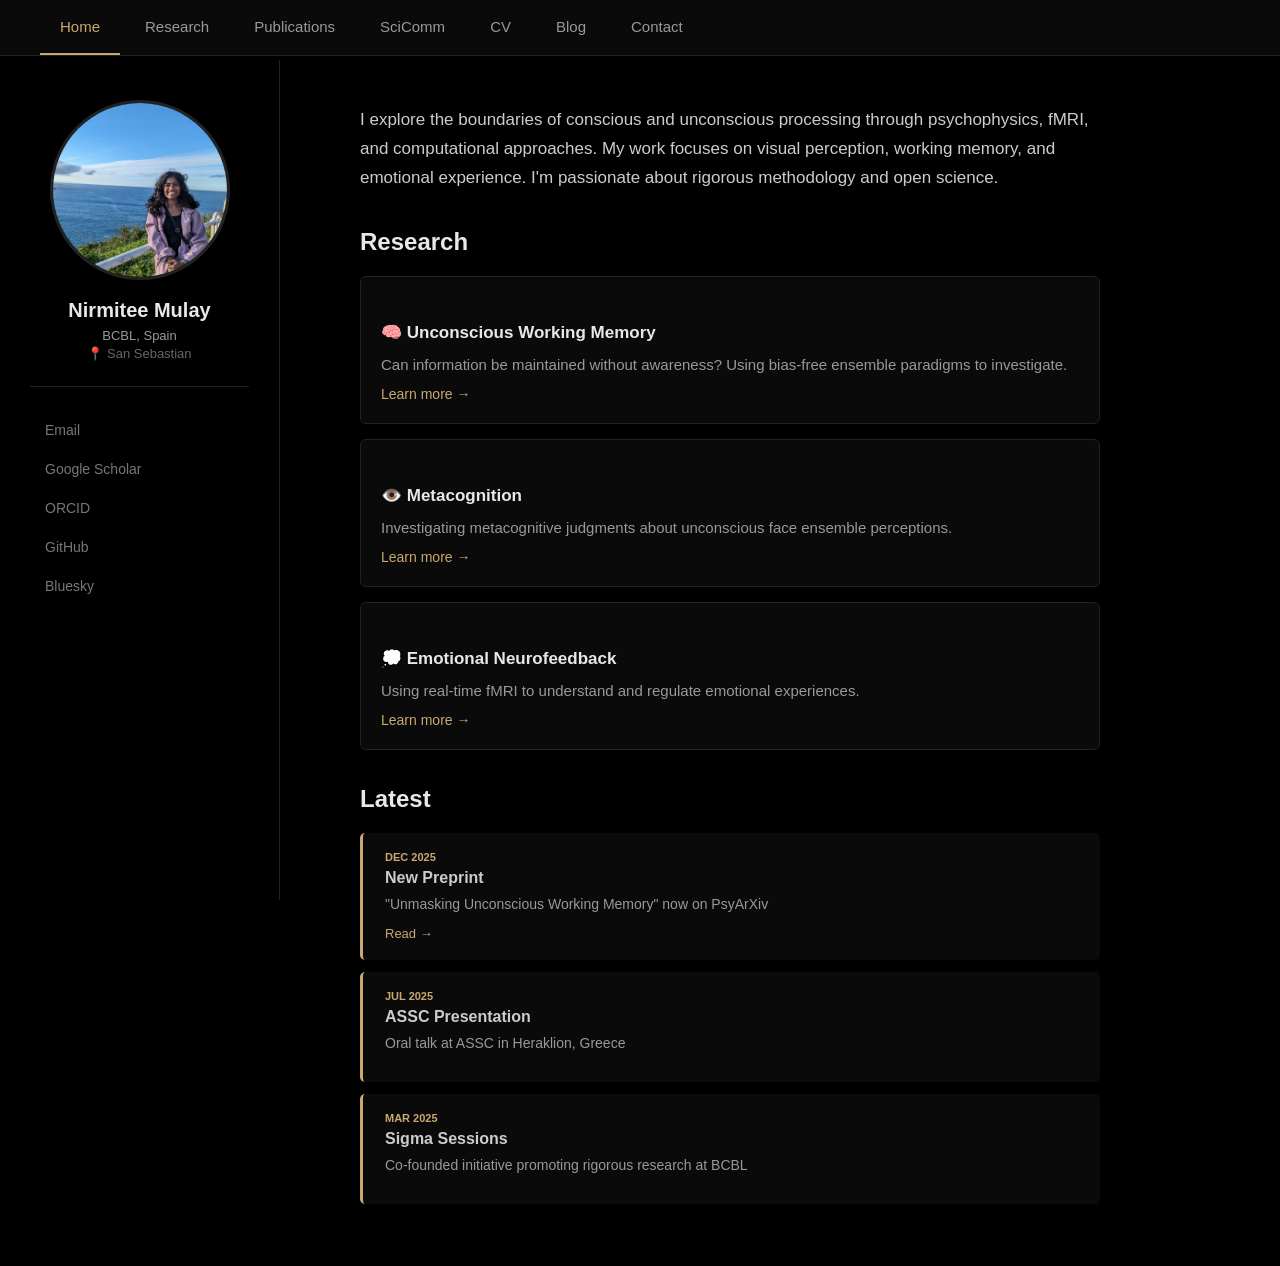
<file: index.html>
<!DOCTYPE html>
<html lang="en">
<head>
    <meta charset="UTF-8">
    <meta name="viewport" content="width=device-width, initial-scale=1.0">
    <title>Nirmitee Mulay</title>
    <link rel="stylesheet" href="style.css">
</head>
<body>
    <div class="top-nav">
        <nav>
            <a href="index.html" class="active">Home</a>
            <a href="research.html">Research</a>
            <a href="publications.html">Publications</a>
            <a href="scicomm.html">SciComm</a>
            <a href="cv.html">CV</a>
            <a href="blog.html">Blog</a>
            <a href="contact.html">Contact</a>
        </nav>
    </div>

    <div class="container">
        <aside>
            <div class="profile-photo">
                <img src="images/profile.jpg" alt="Nirmitee Mulay" onerror="this.src='data:image/svg+xml,%3Csvg width=\'180\' height=\'180\' xmlns=\'http://www.w3.org/2000/svg\'%3E%3Crect width=\'180\' height=\'180\' fill=\'%23151515\'/%3E%3Ctext x=\'50%25\' y=\'50%25\' dominant-baseline=\'middle\' text-anchor=\'middle\' fill=\'%23555\' font-size=\'12\'%3EAdd Photo%3C/text%3E%3C/svg%3E'">
                <h1>Nirmitee Mulay</h1>
                <div class="affiliation">BCBL, Spain</div>
                <div class="location">📍 San Sebastian</div>
            </div>
            <div class="contact-links">
                <a href="mailto:nirmiteemulay@gmail.com">Email</a>
                <a href="#" target="_blank">Google Scholar</a>
                <a href="#" target="_blank">ORCID</a>
                <a href="https://github.com/nirmitee-mulay" target="_blank">GitHub</a>
                <a href="#" target="_blank">Bluesky</a>
            </div>
        </aside>

        <main>
            <p>
                I explore the boundaries of conscious and unconscious processing through psychophysics, 
                fMRI, and computational approaches. My work focuses on visual perception, working memory, 
                and emotional experience. I'm passionate about rigorous methodology and open science.
            </p>

            <h2>Research</h2>

            <div class="project">
                <h3>🧠 Unconscious Working Memory</h3>
                <p>Can information be maintained without awareness? Using bias-free ensemble paradigms to investigate.</p>
                <a href="research.html">Learn more →</a>
            </div>

            <div class="project">
                <h3>👁️ Metacognition</h3>
                <p>Investigating metacognitive judgments about unconscious face ensemble perceptions.</p>
                <a href="research.html">Learn more →</a>
            </div>

            <div class="project">
                <h3>💭 Emotional Neurofeedback</h3>
                <p>Using real-time fMRI to understand and regulate emotional experiences.</p>
                <a href="research.html">Learn more →</a>
            </div>

            <h2>Latest</h2>

            <div class="news">
                <div class="date">Dec 2025</div>
                <h3>New Preprint</h3>
                <p>"Unmasking Unconscious Working Memory" now on PsyArXiv</p>
                <a href="https://doi.org/10.31234/osf.io/234ru_v1" target="_blank">Read →</a>
            </div>

            <div class="news">
                <div class="date">Jul 2025</div>
                <h3>ASSC Presentation</h3>
                <p>Oral talk at ASSC in Heraklion, Greece</p>
            </div>

            <div class="news">
                <div class="date">Mar 2025</div>
                <h3>Sigma Sessions</h3>
                <p>Co-founded initiative promoting rigorous research at BCBL</p>
            </div>
        </main>
    </div>

    <script>
        const page = window.location.pathname.split('/').pop() || 'index.html';
        document.querySelectorAll('.top-nav a').forEach(a => {
            if (a.getAttribute('href') === page) a.classList.add('active');
            else a.classList.remove('active');
        });
    </script>
</body>
</html>
</file>
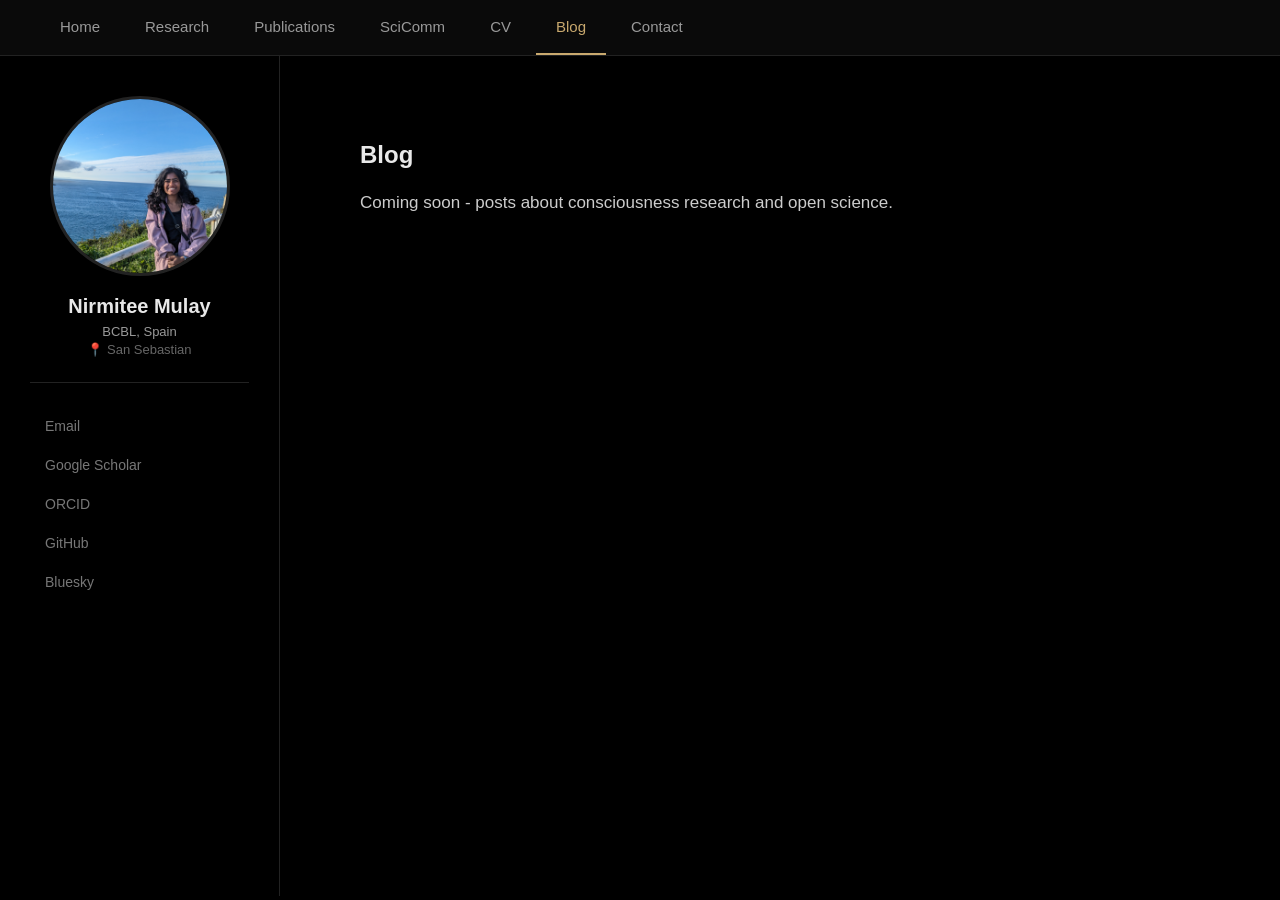
<file: blog.html>
<!DOCTYPE html>
<html lang="en">
<head>
    <meta charset="UTF-8">
    <meta name="viewport" content="width=device-width, initial-scale=1.0">
    <title>Blog - Nirmitee Mulay</title>
    <link rel="stylesheet" href="style.css">
</head>
<body>
    <div class="top-nav">
        <nav>
            <a href="index.html">Home</a>
            <a href="research.html">Research</a>
            <a href="publications.html">Publications</a>
            <a href="scicomm.html">SciComm</a>
            <a href="cv.html">CV</a>
            <a href="blog.html" class="active">Blog</a>
            <a href="contact.html">Contact</a>
        </nav>
    </div>

    <div class="container">
        <aside>
            <div class="profile-photo">
                <img src="images/profile.jpg" alt="Nirmitee Mulay" onerror="this.src='data:image/svg+xml,%3Csvg width=\'180\' height=\'180\' xmlns=\'http://www.w3.org/2000/svg\'%3E%3Crect width=\'180\' height=\'180\' fill=\'%23151515\'/%3E%3Ctext x=\'50%25\' y=\'50%25\' dominant-baseline=\'middle\' text-anchor=\'middle\' fill=\'%23555\' font-size=\'12\'%3EAdd Photo%3C/text%3E%3C/svg%3E'">
                <h1>Nirmitee Mulay</h1>
                <div class="affiliation">BCBL, Spain</div>
                <div class="location">📍 San Sebastian</div>
            </div>
            <div class="contact-links">
                <a href="mailto:nirmiteemulay@gmail.com">Email</a>
                <a href="#" target="_blank">Google Scholar</a>
                <a href="#" target="_blank">ORCID</a>
                <a href="https://github.com/nirmitee-mulay" target="_blank">GitHub</a>
                <a href="#" target="_blank">Bluesky</a>
            </div>
        </aside>

        <main>
            <h2>Blog</h2>
            <p>Coming soon - posts about consciousness research and open science.</p>
            
            <!-- TO HIDE: Remove the Blog link from top nav in all pages -->
        </main>
    </div>

    <script>
        const page = window.location.pathname.split('/').pop() || 'index.html';
        document.querySelectorAll('.top-nav a').forEach(a => {
            if (a.getAttribute('href') === page) a.classList.add('active');
            else a.classList.remove('active');
        });
    </script>
</body>
</html>
</file>
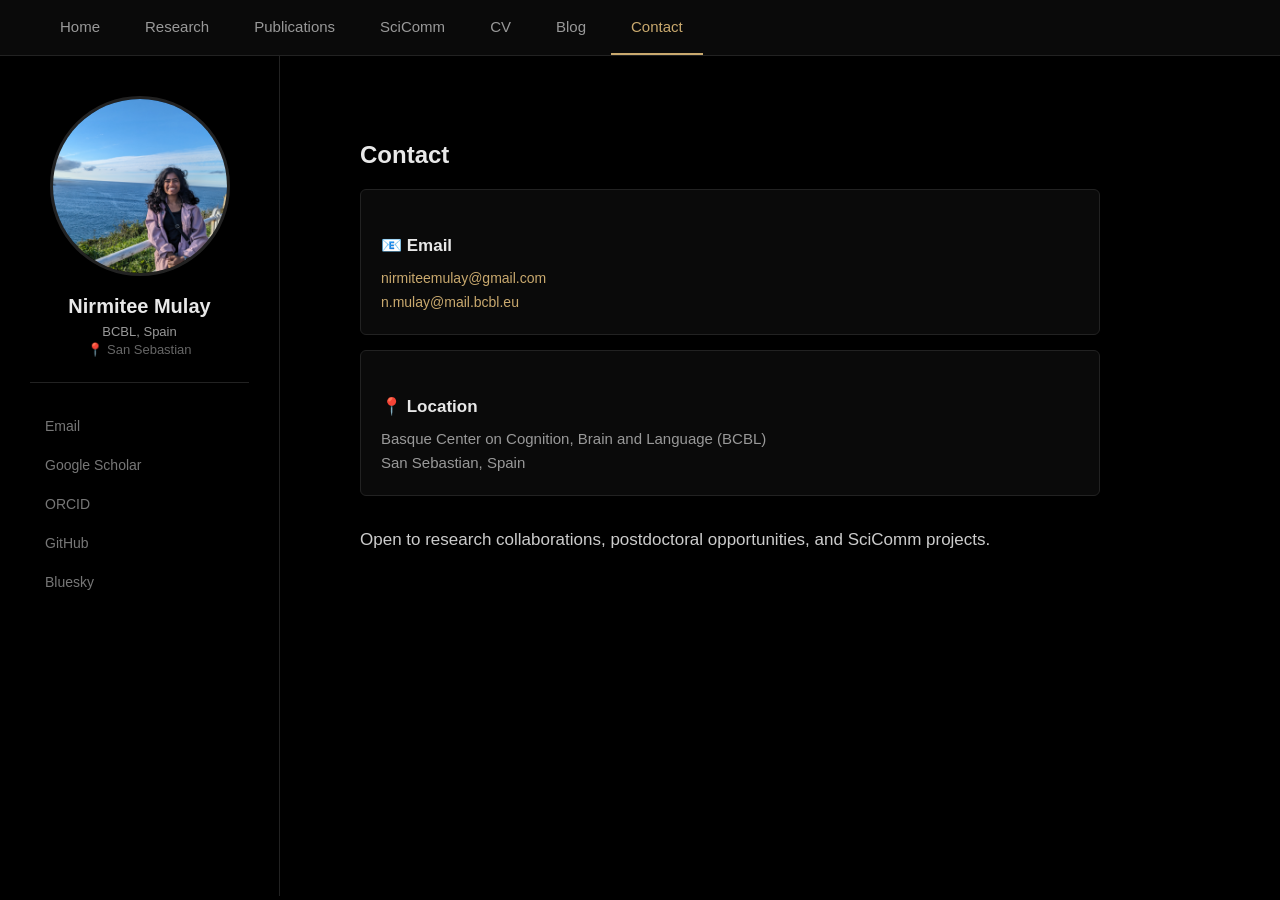
<file: contact.html>
<!DOCTYPE html>
<html lang="en">
<head>
    <meta charset="UTF-8">
    <meta name="viewport" content="width=device-width, initial-scale=1.0">
    <title>Contact - Nirmitee Mulay</title>
    <link rel="stylesheet" href="style.css">
</head>
<body>
    <div class="top-nav">
        <nav>
            <a href="index.html">Home</a>
            <a href="research.html">Research</a>
            <a href="publications.html">Publications</a>
            <a href="scicomm.html">SciComm</a>
            <a href="cv.html">CV</a>
            <a href="blog.html">Blog</a>
            <a href="contact.html" class="active">Contact</a>
        </nav>
    </div>

    <div class="container">
        <aside>
            <div class="profile-photo">
                <img src="images/profile.jpg" alt="Nirmitee Mulay" onerror="this.src='data:image/svg+xml,%3Csvg width=\'180\' height=\'180\' xmlns=\'http://www.w3.org/2000/svg\'%3E%3Crect width=\'180\' height=\'180\' fill=\'%23151515\'/%3E%3Ctext x=\'50%25\' y=\'50%25\' dominant-baseline=\'middle\' text-anchor=\'middle\' fill=\'%23555\' font-size=\'12\'%3EAdd Photo%3C/text%3E%3C/svg%3E'">
                <h1>Nirmitee Mulay</h1>
                <div class="affiliation">BCBL, Spain</div>
                <div class="location">📍 San Sebastian</div>
            </div>
            <div class="contact-links">
                <a href="mailto:nirmiteemulay@gmail.com">Email</a>
                <a href="#" target="_blank">Google Scholar</a>
                <a href="#" target="_blank">ORCID</a>
                <a href="https://github.com/nirmitee-mulay" target="_blank">GitHub</a>
                <a href="#" target="_blank">Bluesky</a>
            </div>
        </aside>

        <main>
            <h2>Contact</h2>

            <div class="project">
                <h3>📧 Email</h3>
                <p><a href="mailto:nirmiteemulay@gmail.com" style="color: #c9a96e;">nirmiteemulay@gmail.com</a><br>
                <a href="mailto:n.mulay@mail.bcbl.eu" style="color: #c9a96e;">n.mulay@mail.bcbl.eu</a></p>
            </div>

            <div class="project">
                <h3>📍 Location</h3>
                <p>Basque Center on Cognition, Brain and Language (BCBL)<br>San Sebastian, Spain</p>
            </div>

            <p style="margin-top: 30px;">Open to research collaborations, postdoctoral opportunities, and SciComm projects.</p>
        </main>
    </div>

    <script>
        const page = window.location.pathname.split('/').pop() || 'index.html';
        document.querySelectorAll('.top-nav a').forEach(a => {
            if (a.getAttribute('href') === page) a.classList.add('active');
            else a.classList.remove('active');
        });
    </script>
</body>
</html>
</file>
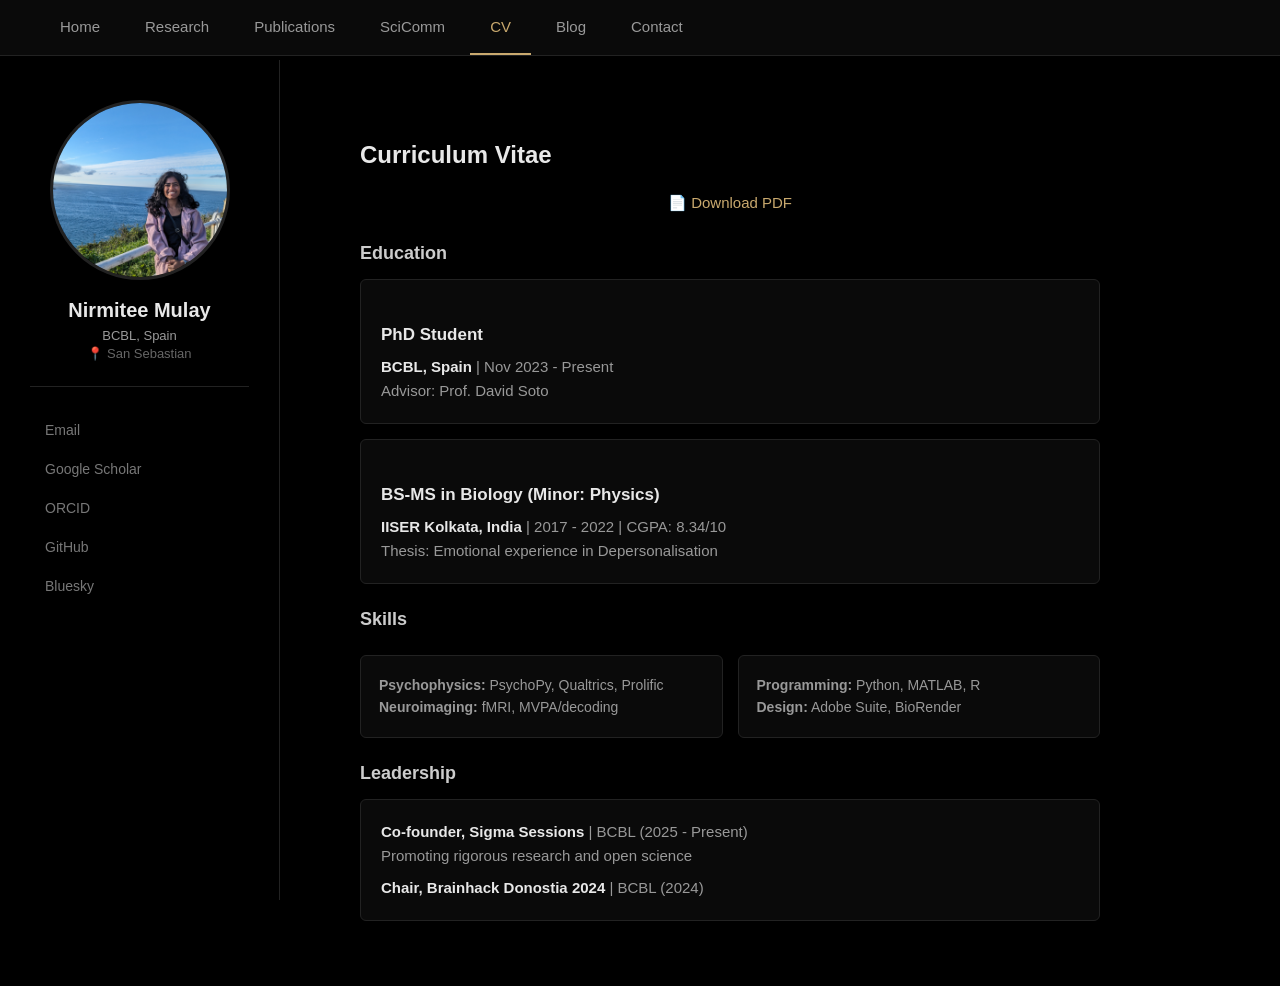
<file: cv.html>
<!DOCTYPE html>
<html lang="en">
<head>
    <meta charset="UTF-8">
    <meta name="viewport" content="width=device-width, initial-scale=1.0">
    <title>CV - Nirmitee Mulay</title>
    <link rel="stylesheet" href="style.css">
</head>
<body>
    <div class="top-nav">
        <nav>
            <a href="index.html">Home</a>
            <a href="research.html">Research</a>
            <a href="publications.html">Publications</a>
            <a href="scicomm.html">SciComm</a>
            <a href="cv.html" class="active">CV</a>
            <a href="blog.html">Blog</a>
            <a href="contact.html">Contact</a>
        </nav>
    </div>

    <div class="container">
        <aside>
            <div class="profile-photo">
                <img src="images/profile.jpg" alt="Nirmitee Mulay" onerror="this.src='data:image/svg+xml,%3Csvg width=\'180\' height=\'180\' xmlns=\'http://www.w3.org/2000/svg\'%3E%3Crect width=\'180\' height=\'180\' fill=\'%23151515\'/%3E%3Ctext x=\'50%25\' y=\'50%25\' dominant-baseline=\'middle\' text-anchor=\'middle\' fill=\'%23555\' font-size=\'12\'%3EAdd Photo%3C/text%3E%3C/svg%3E'">
                <h1>Nirmitee Mulay</h1>
                <div class="affiliation">BCBL, Spain</div>
                <div class="location">📍 San Sebastian</div>
            </div>
            <div class="contact-links">
                <a href="mailto:nirmiteemulay@gmail.com">Email</a>
                <a href="#" target="_blank">Google Scholar</a>
                <a href="#" target="_blank">ORCID</a>
                <a href="https://github.com/nirmitee-mulay" target="_blank">GitHub</a>
                <a href="#" target="_blank">Bluesky</a>
            </div>
        </aside>

        <main>
            <h2>Curriculum Vitae</h2>
            <p style="text-align: center;"><a href="files/Nirmitee_Mulay_CV.pdf" download style="color: #c9a96e; text-decoration: none; font-size: 15px;">📄 Download PDF</a></p>

            <h3>Education</h3>

            <div class="project">
                <h3>PhD Student</h3>
                <p><strong>BCBL, Spain</strong> | Nov 2023 - Present<br>
                Advisor: Prof. David Soto</p>
            </div>

            <div class="project">
                <h3>BS-MS in Biology (Minor: Physics)</h3>
                <p><strong>IISER Kolkata, India</strong> | 2017 - 2022 | CGPA: 8.34/10<br>
                Thesis: Emotional experience in Depersonalisation</p>
            </div>

            <h3>Skills</h3>

            <div class="cards">
                <div class="card">
                    <p><strong>Psychophysics:</strong> PsychoPy, Qualtrics, Prolific<br>
                    <strong>Neuroimaging:</strong> fMRI, MVPA/decoding</p>
                </div>
                <div class="card">
                    <p><strong>Programming:</strong> Python, MATLAB, R<br>
                    <strong>Design:</strong> Adobe Suite, BioRender</p>
                </div>
            </div>

            <h3>Leadership</h3>

            <div class="project">
                <p><strong>Co-founder, Sigma Sessions</strong> | BCBL (2025 - Present)<br>
                Promoting rigorous research and open science</p>
                <p><strong>Chair, Brainhack Donostia 2024</strong> | BCBL (2024)</p>
            </div>
        </main>
    </div>

    <script>
        const page = window.location.pathname.split('/').pop() || 'index.html';
        document.querySelectorAll('.top-nav a').forEach(a => {
            if (a.getAttribute('href') === page) a.classList.add('active');
            else a.classList.remove('active');
        });
    </script>
</body>
</html>
</file>
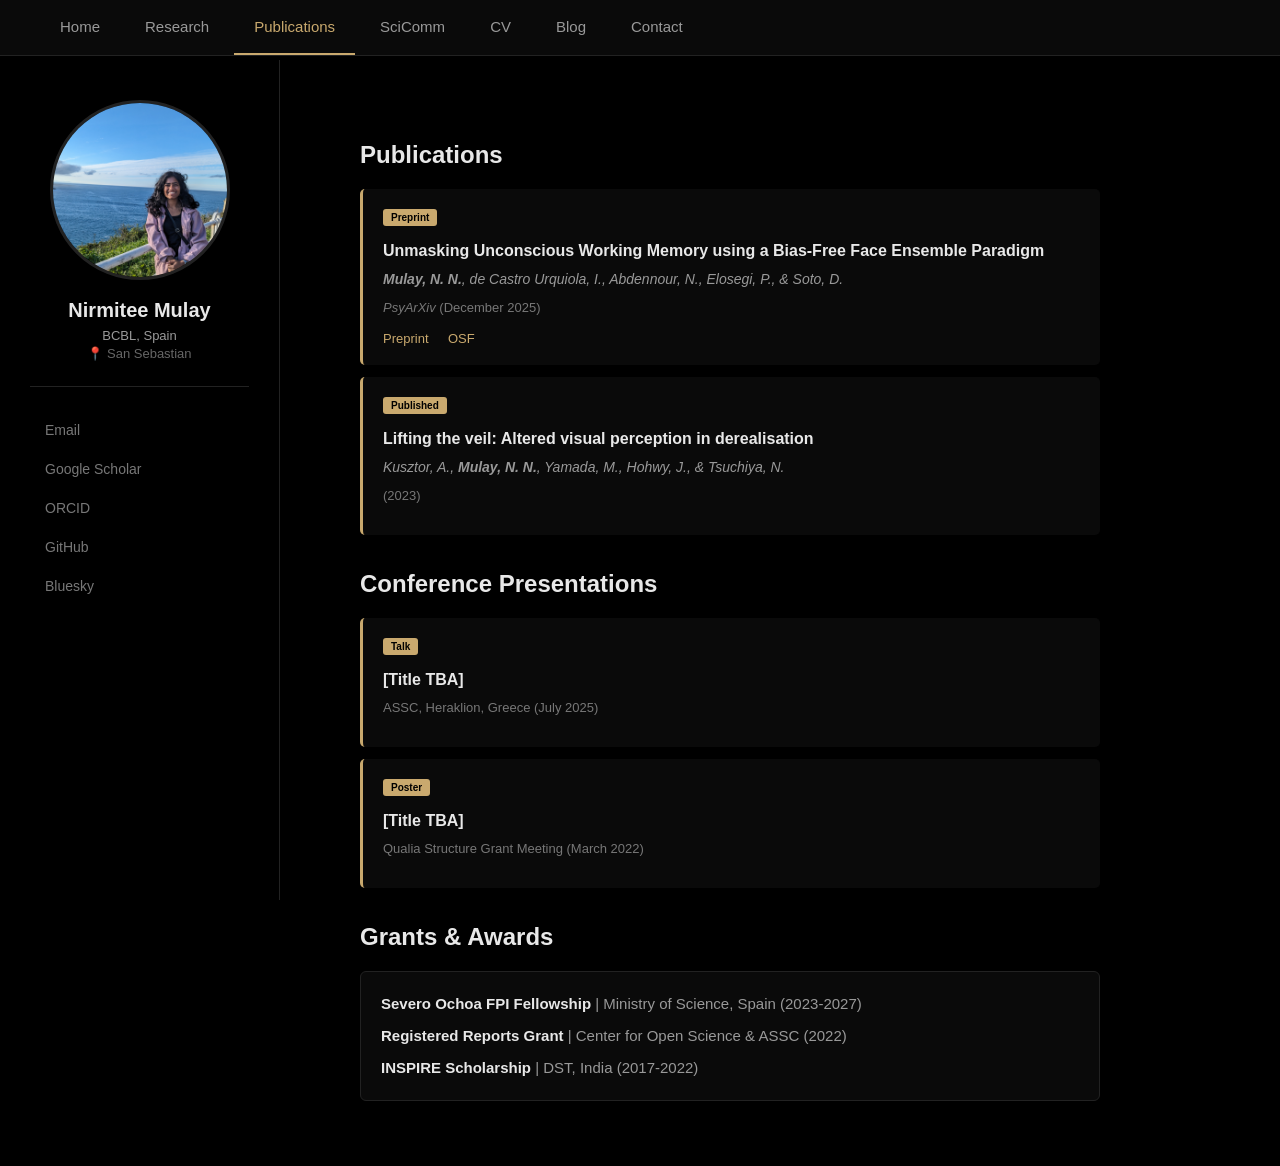
<file: publications.html>
<!DOCTYPE html>
<html lang="en">
<head>
    <meta charset="UTF-8">
    <meta name="viewport" content="width=device-width, initial-scale=1.0">
    <title>Publications - Nirmitee Mulay</title>
    <link rel="stylesheet" href="style.css">
</head>
<body>
    <div class="top-nav">
        <nav>
            <a href="index.html">Home</a>
            <a href="research.html">Research</a>
            <a href="publications.html" class="active">Publications</a>
            <a href="scicomm.html">SciComm</a>
            <a href="cv.html">CV</a>
            <a href="blog.html">Blog</a>
            <a href="contact.html">Contact</a>
        </nav>
    </div>

    <div class="container">
        <aside>
            <div class="profile-photo">
                <img src="images/profile.jpg" alt="Nirmitee Mulay" onerror="this.src='data:image/svg+xml,%3Csvg width=\'180\' height=\'180\' xmlns=\'http://www.w3.org/2000/svg\'%3E%3Crect width=\'180\' height=\'180\' fill=\'%23151515\'/%3E%3Ctext x=\'50%25\' y=\'50%25\' dominant-baseline=\'middle\' text-anchor=\'middle\' fill=\'%23555\' font-size=\'12\'%3EAdd Photo%3C/text%3E%3C/svg%3E'">
                <h1>Nirmitee Mulay</h1>
                <div class="affiliation">BCBL, Spain</div>
                <div class="location">📍 San Sebastian</div>
            </div>
            <div class="contact-links">
                <a href="mailto:nirmiteemulay@gmail.com">Email</a>
                <a href="#" target="_blank">Google Scholar</a>
                <a href="#" target="_blank">ORCID</a>
                <a href="https://github.com/nirmitee-mulay" target="_blank">GitHub</a>
                <a href="#" target="_blank">Bluesky</a>
            </div>
        </aside>

        <main>
            <h2>Publications</h2>

            <div class="publication">
                <span class="publication-type">Preprint</span>
                <h3>Unmasking Unconscious Working Memory using a Bias-Free Face Ensemble Paradigm</h3>
                <p class="authors"><strong>Mulay, N. N.</strong>, de Castro Urquiola, I., Abdennour, N., Elosegi, P., & Soto, D.</p>
                <p class="venue"><em>PsyArXiv</em> (December 2025)</p>
                <a href="https://doi.org/10.31234/osf.io/234ru_v1" target="_blank">Preprint</a>
                <a href="https://osf.io/234ru/" target="_blank">OSF</a>
            </div>

            <div class="publication">
                <span class="publication-type">Published</span>
                <h3>Lifting the veil: Altered visual perception in derealisation</h3>
                <p class="authors">Kusztor, A., <strong>Mulay, N. N.</strong>, Yamada, M., Hohwy, J., & Tsuchiya, N.</p>
                <p class="venue">(2023)</p>
            </div>

            <h2>Conference Presentations</h2>

            <div class="publication">
                <span class="publication-type">Talk</span>
                <h3>[Title TBA]</h3>
                <p class="venue">ASSC, Heraklion, Greece (July 2025)</p>
            </div>

            <div class="publication">
                <span class="publication-type">Poster</span>
                <h3>[Title TBA]</h3>
                <p class="venue">Qualia Structure Grant Meeting (March 2022)</p>
            </div>

            <h2>Grants & Awards</h2>

            <div class="project">
                <p><strong>Severo Ochoa FPI Fellowship</strong> | Ministry of Science, Spain (2023-2027)</p>
                <p><strong>Registered Reports Grant</strong> | Center for Open Science & ASSC (2022)</p>
                <p><strong>INSPIRE Scholarship</strong> | DST, India (2017-2022)</p>
            </div>
        </main>
    </div>

    <script>
        const page = window.location.pathname.split('/').pop() || 'index.html';
        document.querySelectorAll('.top-nav a').forEach(a => {
            if (a.getAttribute('href') === page) a.classList.add('active');
            else a.classList.remove('active');
        });
    </script>
</body>
</html>
</file>
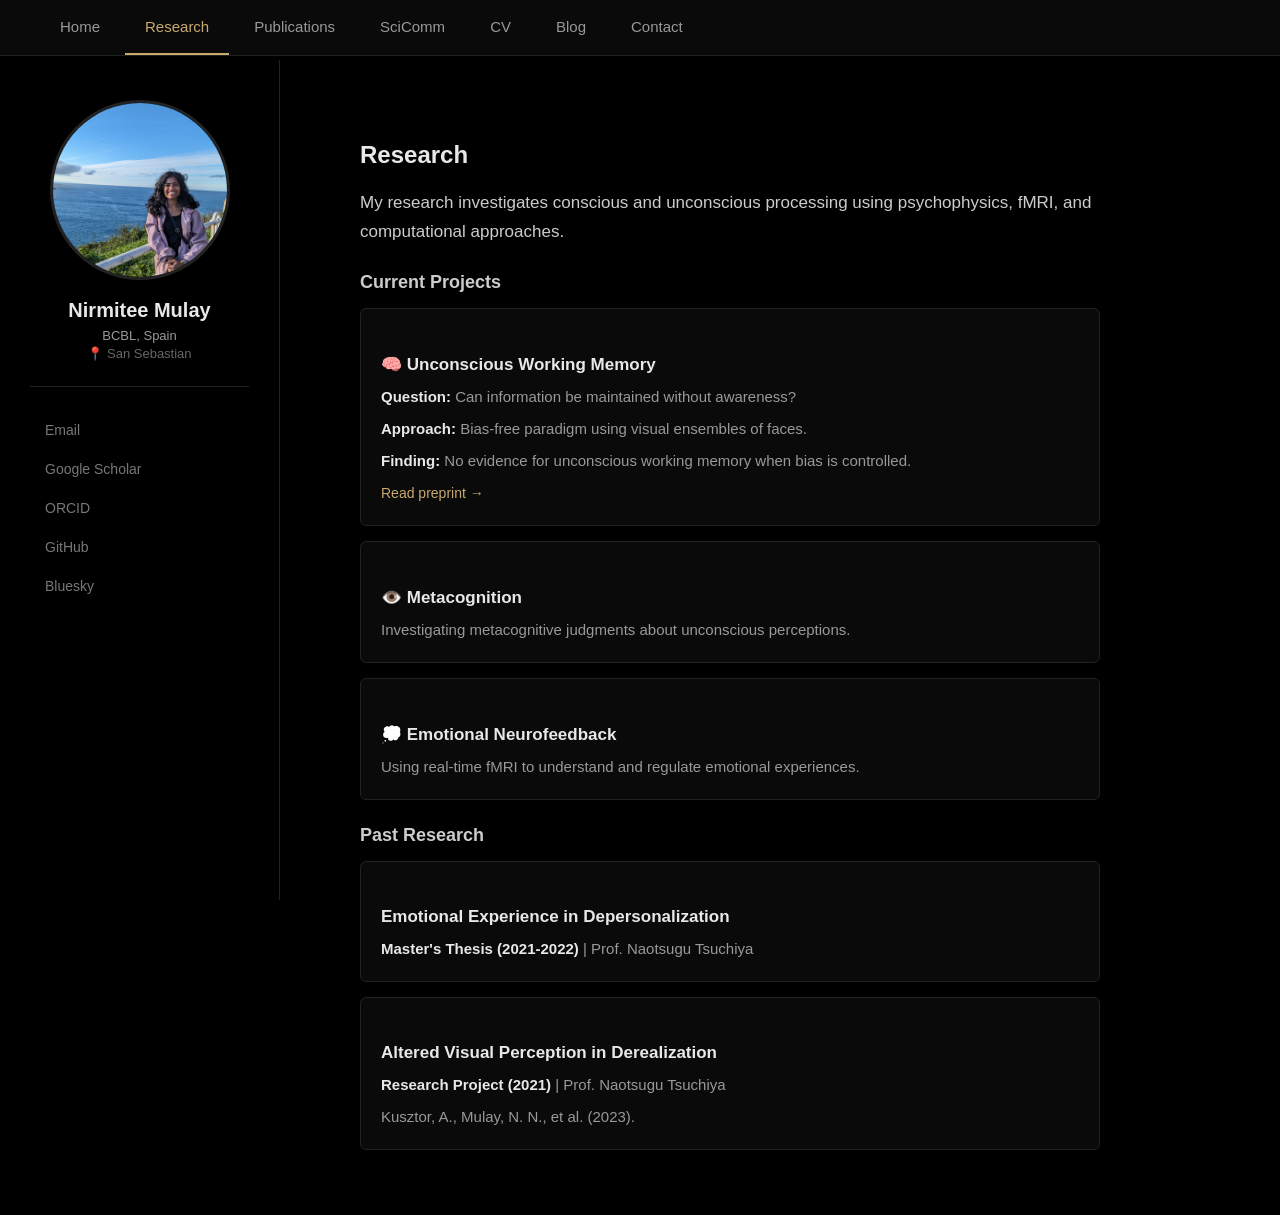
<file: research.html>
<!DOCTYPE html>
<html lang="en">
<head>
    <meta charset="UTF-8">
    <meta name="viewport" content="width=device-width, initial-scale=1.0">
    <title>Research - Nirmitee Mulay</title>
    <link rel="stylesheet" href="style.css">
</head>
<body>
    <div class="top-nav">
        <nav>
            <a href="index.html">Home</a>
            <a href="research.html" class="active">Research</a>
            <a href="publications.html">Publications</a>
            <a href="scicomm.html">SciComm</a>
            <a href="cv.html">CV</a>
            <a href="blog.html">Blog</a>
            <a href="contact.html">Contact</a>
        </nav>
    </div>

    <div class="container">
        <aside>
            <div class="profile-photo">
                <img src="images/profile.jpg" alt="Nirmitee Mulay" onerror="this.src='data:image/svg+xml,%3Csvg width=\'180\' height=\'180\' xmlns=\'http://www.w3.org/2000/svg\'%3E%3Crect width=\'180\' height=\'180\' fill=\'%23151515\'/%3E%3Ctext x=\'50%25\' y=\'50%25\' dominant-baseline=\'middle\' text-anchor=\'middle\' fill=\'%23555\' font-size=\'12\'%3EAdd Photo%3C/text%3E%3C/svg%3E'">
                <h1>Nirmitee Mulay</h1>
                <div class="affiliation">BCBL, Spain</div>
                <div class="location">📍 San Sebastian</div>
            </div>
            <div class="contact-links">
                <a href="mailto:nirmiteemulay@gmail.com">Email</a>
                <a href="#" target="_blank">Google Scholar</a>
                <a href="#" target="_blank">ORCID</a>
                <a href="https://github.com/nirmitee-mulay" target="_blank">GitHub</a>
                <a href="#" target="_blank">Bluesky</a>
            </div>
        </aside>

        <main>
            <h2>Research</h2>
            <p>My research investigates conscious and unconscious processing using psychophysics, fMRI, and computational approaches.</p>

            <h3>Current Projects</h3>

            <div class="project">
                <h3>🧠 Unconscious Working Memory</h3>
                <p><strong>Question:</strong> Can information be maintained without awareness?</p>
                <p><strong>Approach:</strong> Bias-free paradigm using visual ensembles of faces.</p>
                <p><strong>Finding:</strong> No evidence for unconscious working memory when bias is controlled.</p>
                <p><a href="https://doi.org/10.31234/osf.io/234ru_v1" target="_blank">Read preprint →</a></p>
            </div>

            <div class="project">
                <h3>👁️ Metacognition</h3>
                <p>Investigating metacognitive judgments about unconscious perceptions.</p>
            </div>

            <div class="project">
                <h3>💭 Emotional Neurofeedback</h3>
                <p>Using real-time fMRI to understand and regulate emotional experiences.</p>
            </div>

            <h3>Past Research</h3>

            <div class="project">
                <h3>Emotional Experience in Depersonalization</h3>
                <p><strong>Master's Thesis (2021-2022)</strong> | Prof. Naotsugu Tsuchiya</p>
            </div>

            <div class="project">
                <h3>Altered Visual Perception in Derealization</h3>
                <p><strong>Research Project (2021)</strong> | Prof. Naotsugu Tsuchiya</p>
                <p>Kusztor, A., Mulay, N. N., et al. (2023).</p>
            </div>
        </main>
    </div>

    <script>
        const page = window.location.pathname.split('/').pop() || 'index.html';
        document.querySelectorAll('.top-nav a').forEach(a => {
            if (a.getAttribute('href') === page) a.classList.add('active');
            else a.classList.remove('active');
        });
    </script>
</body>
</html>
</file>
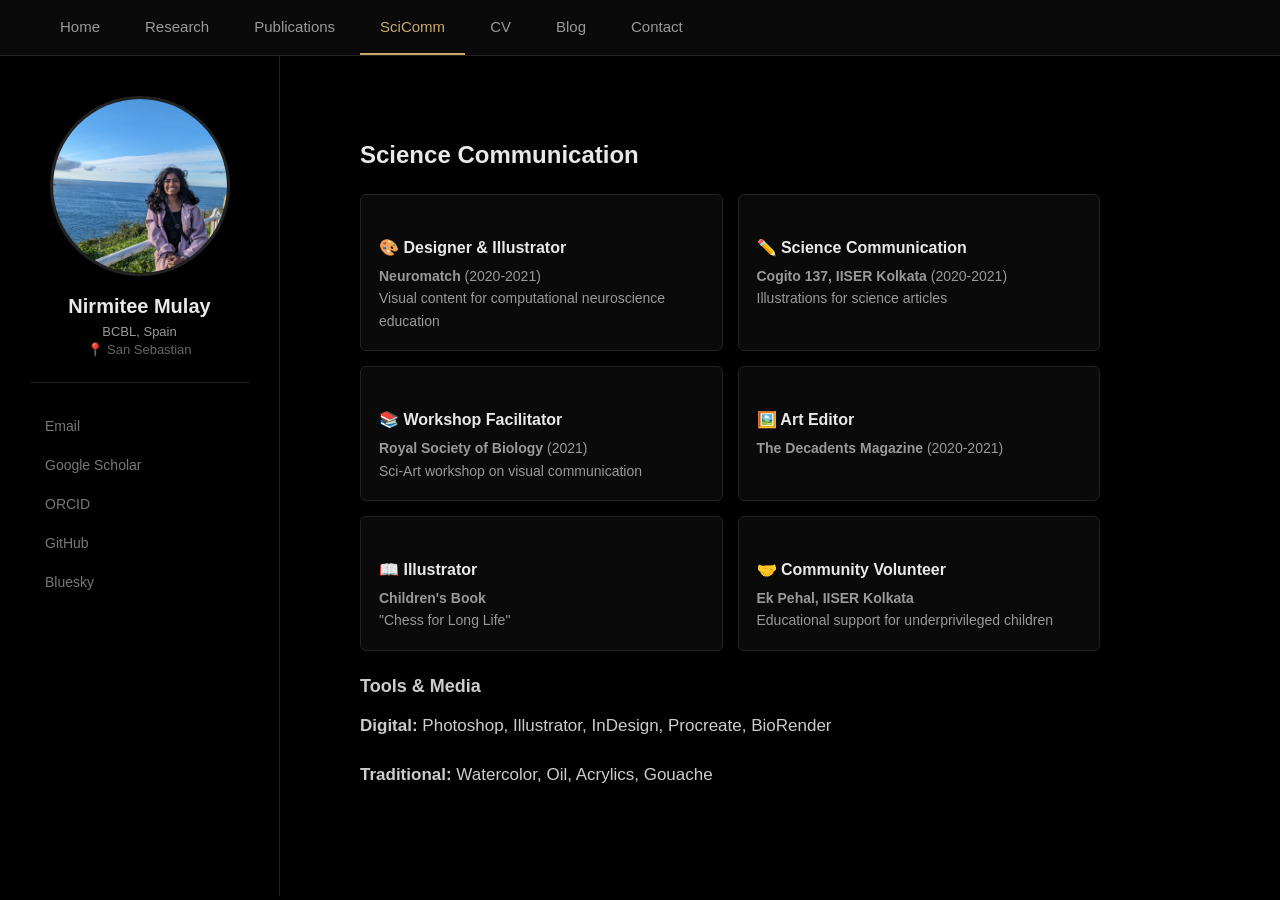
<file: scicomm.html>
<!DOCTYPE html>
<html lang="en">
<head>
    <meta charset="UTF-8">
    <meta name="viewport" content="width=device-width, initial-scale=1.0">
    <title>SciComm - Nirmitee Mulay</title>
    <link rel="stylesheet" href="style.css">
</head>
<body>
    <div class="top-nav">
        <nav>
            <a href="index.html">Home</a>
            <a href="research.html">Research</a>
            <a href="publications.html">Publications</a>
            <a href="scicomm.html" class="active">SciComm</a>
            <a href="cv.html">CV</a>
            <a href="blog.html">Blog</a>
            <a href="contact.html">Contact</a>
        </nav>
    </div>

    <div class="container">
        <aside>
            <div class="profile-photo">
                <img src="images/profile.jpg" alt="Nirmitee Mulay" onerror="this.src='data:image/svg+xml,%3Csvg width=\'180\' height=\'180\' xmlns=\'http://www.w3.org/2000/svg\'%3E%3Crect width=\'180\' height=\'180\' fill=\'%23151515\'/%3E%3Ctext x=\'50%25\' y=\'50%25\' dominant-baseline=\'middle\' text-anchor=\'middle\' fill=\'%23555\' font-size=\'12\'%3EAdd Photo%3C/text%3E%3C/svg%3E'">
                <h1>Nirmitee Mulay</h1>
                <div class="affiliation">BCBL, Spain</div>
                <div class="location">📍 San Sebastian</div>
            </div>
            <div class="contact-links">
                <a href="mailto:nirmiteemulay@gmail.com">Email</a>
                <a href="#" target="_blank">Google Scholar</a>
                <a href="#" target="_blank">ORCID</a>
                <a href="https://github.com/nirmitee-mulay" target="_blank">GitHub</a>
                <a href="#" target="_blank">Bluesky</a>
            </div>
        </aside>

        <main>
            <h2>Science Communication</h2>

            <div class="cards">
                <div class="card">
                    <h3>🎨 Designer & Illustrator</h3>
                    <p><strong>Neuromatch</strong> (2020-2021)<br>Visual content for computational neuroscience education</p>
                </div>

                <div class="card">
                    <h3>✏️ Science Communication</h3>
                    <p><strong>Cogito 137, IISER Kolkata</strong> (2020-2021)<br>Illustrations for science articles</p>
                </div>

                <div class="card">
                    <h3>📚 Workshop Facilitator</h3>
                    <p><strong>Royal Society of Biology</strong> (2021)<br>Sci-Art workshop on visual communication</p>
                </div>

                <div class="card">
                    <h3>🖼️ Art Editor</h3>
                    <p><strong>The Decadents Magazine</strong> (2020-2021)</p>
                </div>

                <div class="card">
                    <h3>📖 Illustrator</h3>
                    <p><strong>Children's Book</strong><br>"Chess for Long Life"</p>
                </div>

                <div class="card">
                    <h3>🤝 Community Volunteer</h3>
                    <p><strong>Ek Pehal, IISER Kolkata</strong><br>Educational support for underprivileged children</p>
                </div>
            </div>

            <h3>Tools & Media</h3>
            <p><strong>Digital:</strong> Photoshop, Illustrator, InDesign, Procreate, BioRender</p>
            <p><strong>Traditional:</strong> Watercolor, Oil, Acrylics, Gouache</p>
        </main>
    </div>

    <script>
        const page = window.location.pathname.split('/').pop() || 'index.html';
        document.querySelectorAll('.top-nav a').forEach(a => {
            if (a.getAttribute('href') === page) a.classList.add('active');
            else a.classList.remove('active');
        });
    </script>
</body>
</html>
</file>
<file: style.css>
/* Black Theme - Top Nav + Sidebar Layout */

* { margin: 0; padding: 0; box-sizing: border-box; }

body {
    font-family: -apple-system, BlinkMacSystemFont, 'Segoe UI', Arial, sans-serif;
    background: #000;
    color: #e8e8e8;
}

/* Top Navigation */
.top-nav {
    background: #0a0a0a;
    border-bottom: 1px solid #222;
    padding: 0 40px;
    position: sticky;
    top: 0;
    z-index: 100;
}

.top-nav nav {
    max-width: 1400px;
    margin: 0 auto;
    display: flex;
    gap: 5px;
}

.top-nav a {
    padding: 18px 20px;
    color: #999;
    text-decoration: none;
    font-size: 15px;
    transition: all 0.2s;
    border-bottom: 2px solid transparent;
}

.top-nav a:hover { color: #e8e8e8; }
.top-nav a.active { color: #c9a96e; border-bottom-color: #c9a96e; }

/* Layout */
.container {
    display: grid;
    grid-template-columns: 280px 1fr;
    max-width: 1400px;
    margin: 0 auto;
}

/* Sidebar */
aside {
    padding: 40px 30px;
    border-right: 1px solid #222;
    position: sticky;
    top: 60px;
    height: calc(100vh - 60px);
}

.profile-photo {
    text-align: center;
    margin-bottom: 25px;
    padding-bottom: 25px;
    border-bottom: 1px solid #222;
}

.profile-photo img {
    width: 180px;
    height: 180px;
    border-radius: 50%;
    object-fit: cover;
    border: 3px solid #222;
    margin-bottom: 15px;
}

.profile-photo h1 { font-size: 20px; font-weight: 600; margin-bottom: 6px; }
.profile-photo .affiliation { font-size: 13px; color: #999; margin-bottom: 3px; }
.profile-photo .location { font-size: 13px; color: #666; }

.contact-links a {
    display: block;
    padding: 10px 15px;
    color: #777;
    text-decoration: none;
    font-size: 14px;
    border-radius: 5px;
    transition: all 0.2s;
    margin-bottom: 3px;
}

.contact-links a:hover { background: #0f0f0f; color: #999; }

/* Main Content */
main { padding: 50px 80px; max-width: 900px; }
main > p { font-size: 17px; line-height: 1.7; color: #ccc; margin-bottom: 20px; }

h2 { font-size: 24px; margin: 35px 0 20px 0; font-weight: 600; color: #e8e8e8; }
h3 { font-size: 18px; margin: 25px 0 15px 0; font-weight: 600; color: #ccc; }
p { font-size: 16px; line-height: 1.7; color: #ccc; margin-bottom: 15px; }

/* Project Cards */
.project {
    background: #0a0a0a;
    border: 1px solid #222;
    border-radius: 6px;
    padding: 20px;
    margin-bottom: 15px;
}

.project:hover { border-color: #c9a96e; }
.project h3 { font-size: 17px; margin-bottom: 10px; font-weight: 600; color: #e8e8e8; }
.project p { font-size: 15px; color: #999; margin-bottom: 8px; line-height: 1.6; }
.project p:last-child { margin-bottom: 0; }
.project a { color: #c9a96e; text-decoration: none; font-size: 14px; }
.project strong { color: #e8e8e8; }

/* News */
.news {
    background: #0a0a0a;
    border-left: 3px solid #c9a96e;
    padding: 18px 22px;
    margin-bottom: 12px;
    border-radius: 5px;
}

.news .date { font-size: 11px; color: #c9a96e; font-weight: 600; text-transform: uppercase; }
.news h3 { font-size: 16px; margin: 6px 0; }
.news p { font-size: 14px; color: #999; margin: 0 0 8px 0; }
.news a { color: #c9a96e; text-decoration: none; font-size: 13px; }

/* Publications */
.publication {
    background: #0a0a0a;
    border-left: 3px solid #c9a96e;
    padding: 18px 20px;
    margin-bottom: 12px;
    border-radius: 5px;
}

.publication-type {
    display: inline-block;
    background: #c9a96e;
    color: #000;
    padding: 3px 8px;
    border-radius: 3px;
    font-size: 10px;
    font-weight: 700;
    margin-bottom: 8px;
}

.publication h3 { font-size: 16px; margin: 8px 0; font-weight: 600; color: #e8e8e8; }
.publication .authors { font-size: 14px; font-style: italic; color: #999; margin-bottom: 5px; }
.publication .venue { font-size: 13px; color: #777; margin-bottom: 10px; }
.publication a { color: #c9a96e; text-decoration: none; font-size: 13px; margin-right: 15px; }

/* Card Grid */
.cards {
    display: grid;
    grid-template-columns: repeat(auto-fit, minmax(260px, 1fr));
    gap: 15px;
    margin: 25px 0;
}

.card { background: #0a0a0a; border: 1px solid #222; border-radius: 6px; padding: 18px; }
.card:hover { border-color: #c9a96e; }
.card h3 { font-size: 16px; margin-bottom: 8px; font-weight: 600; color: #e8e8e8; }
.card p { font-size: 14px; color: #999; margin: 0; line-height: 1.6; }

/* Responsive */
@media (max-width: 1024px) {
    .container { grid-template-columns: 240px 1fr; }
    main { padding: 40px 50px; }
}

@media (max-width: 768px) {
    .top-nav { padding: 0 20px; }
    .top-nav nav { overflow-x: auto; }
    .container { grid-template-columns: 1fr; }
    aside { position: static; height: auto; border-right: none; border-bottom: 1px solid #222; padding: 30px 20px; }
    .profile-photo img { width: 120px; height: 120px; }
    main { padding: 30px 20px; }
}
</file>
